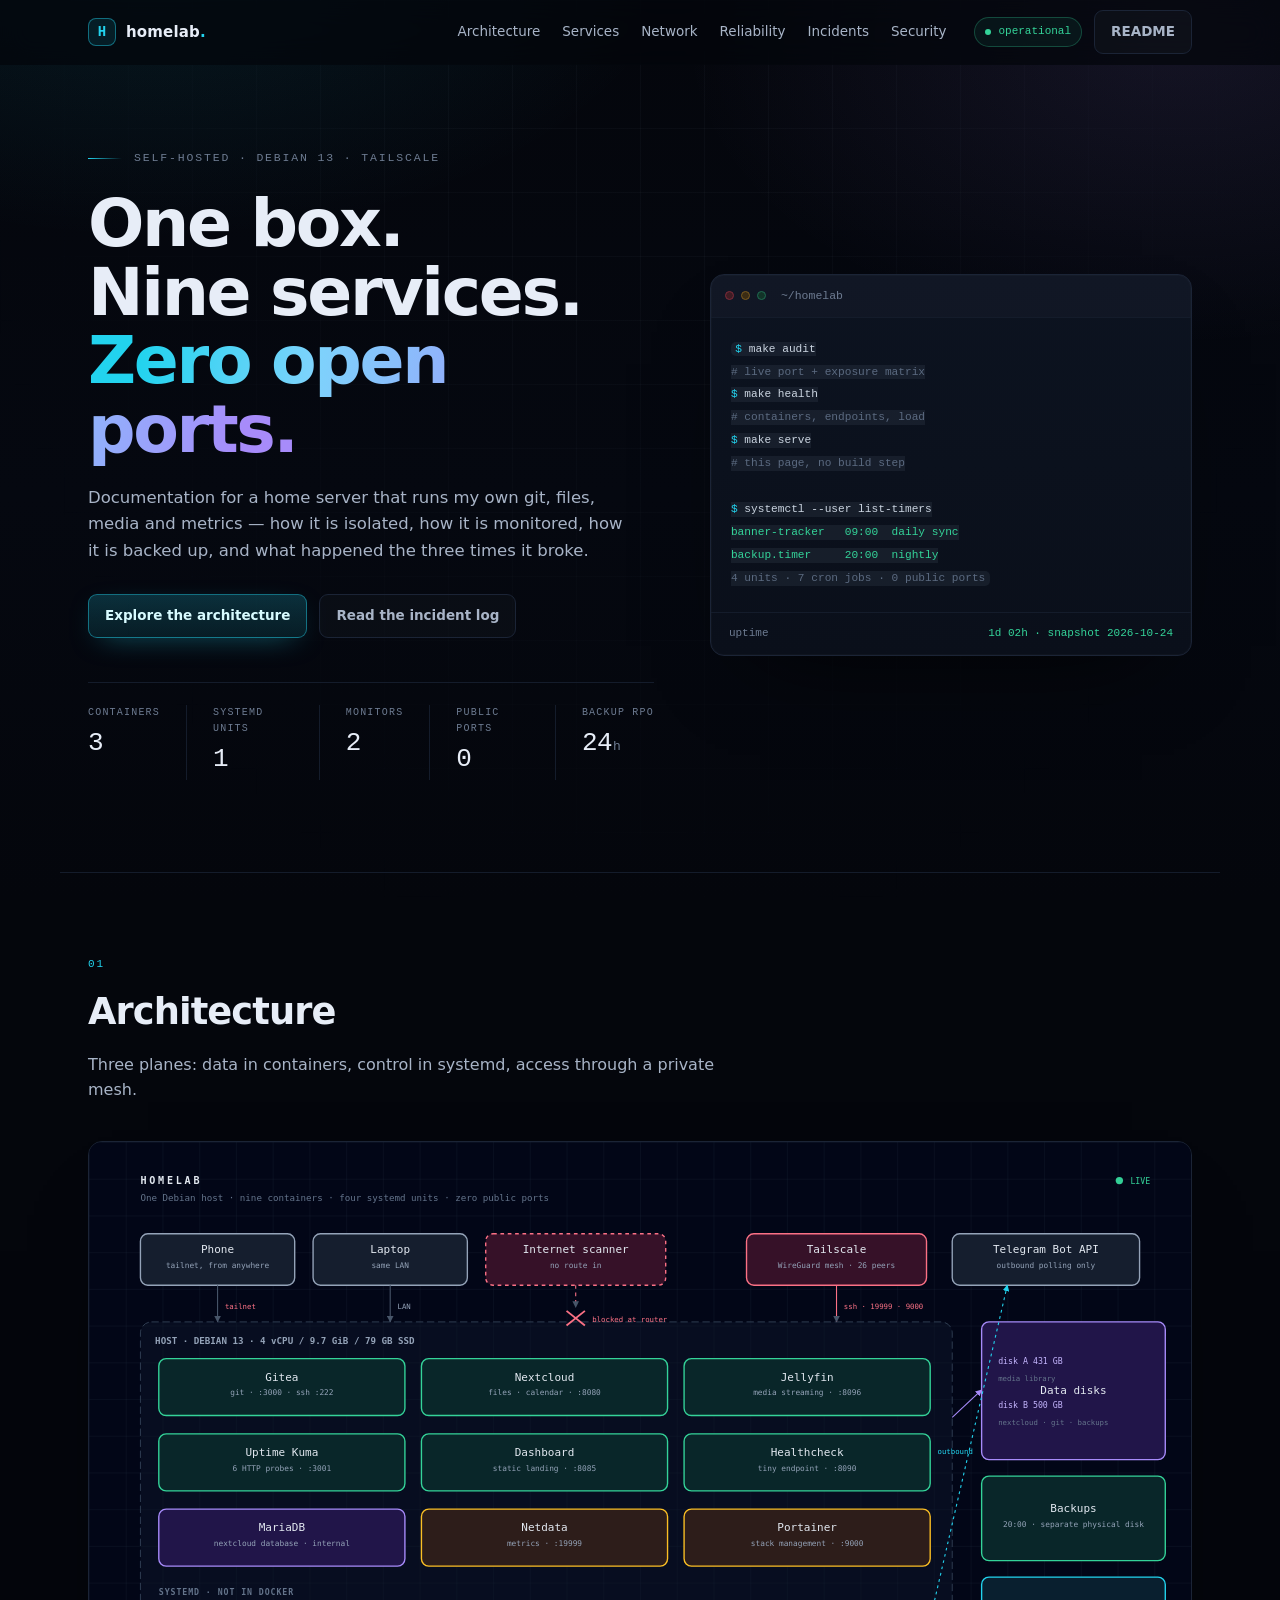
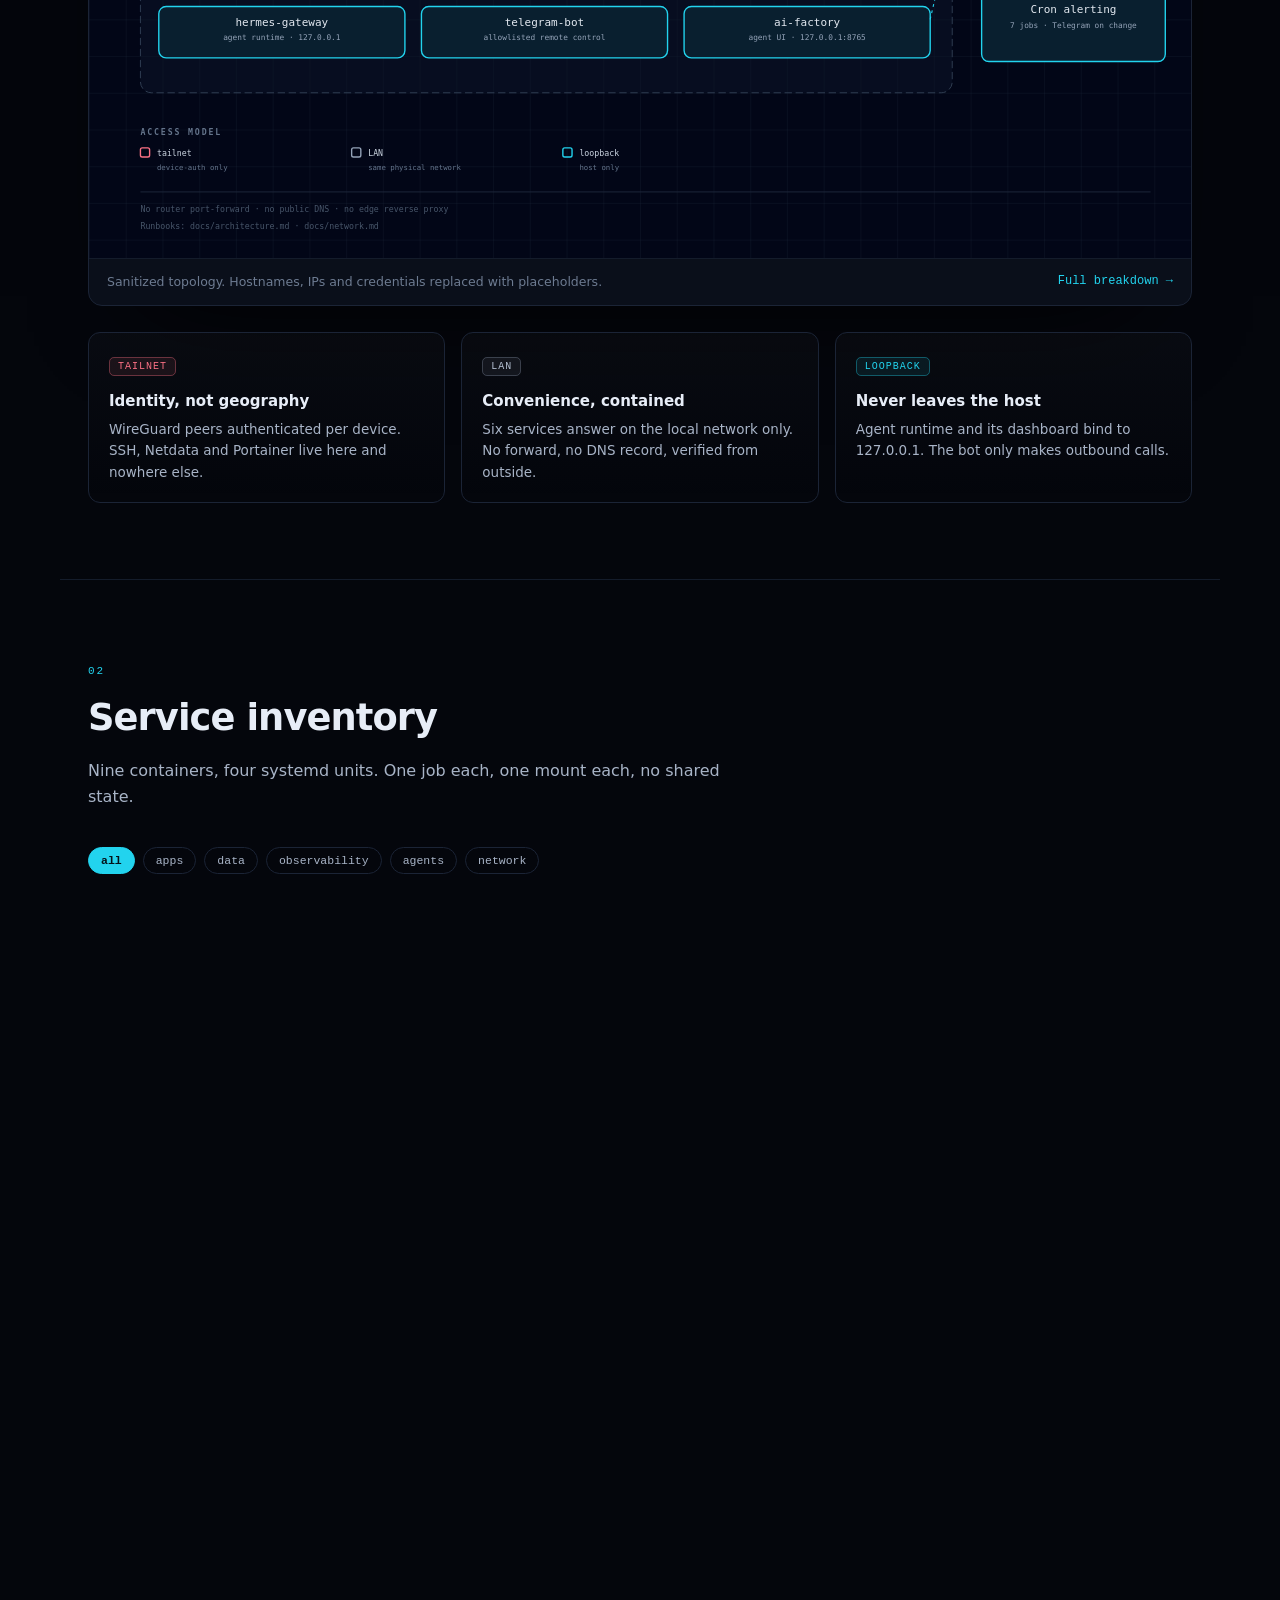
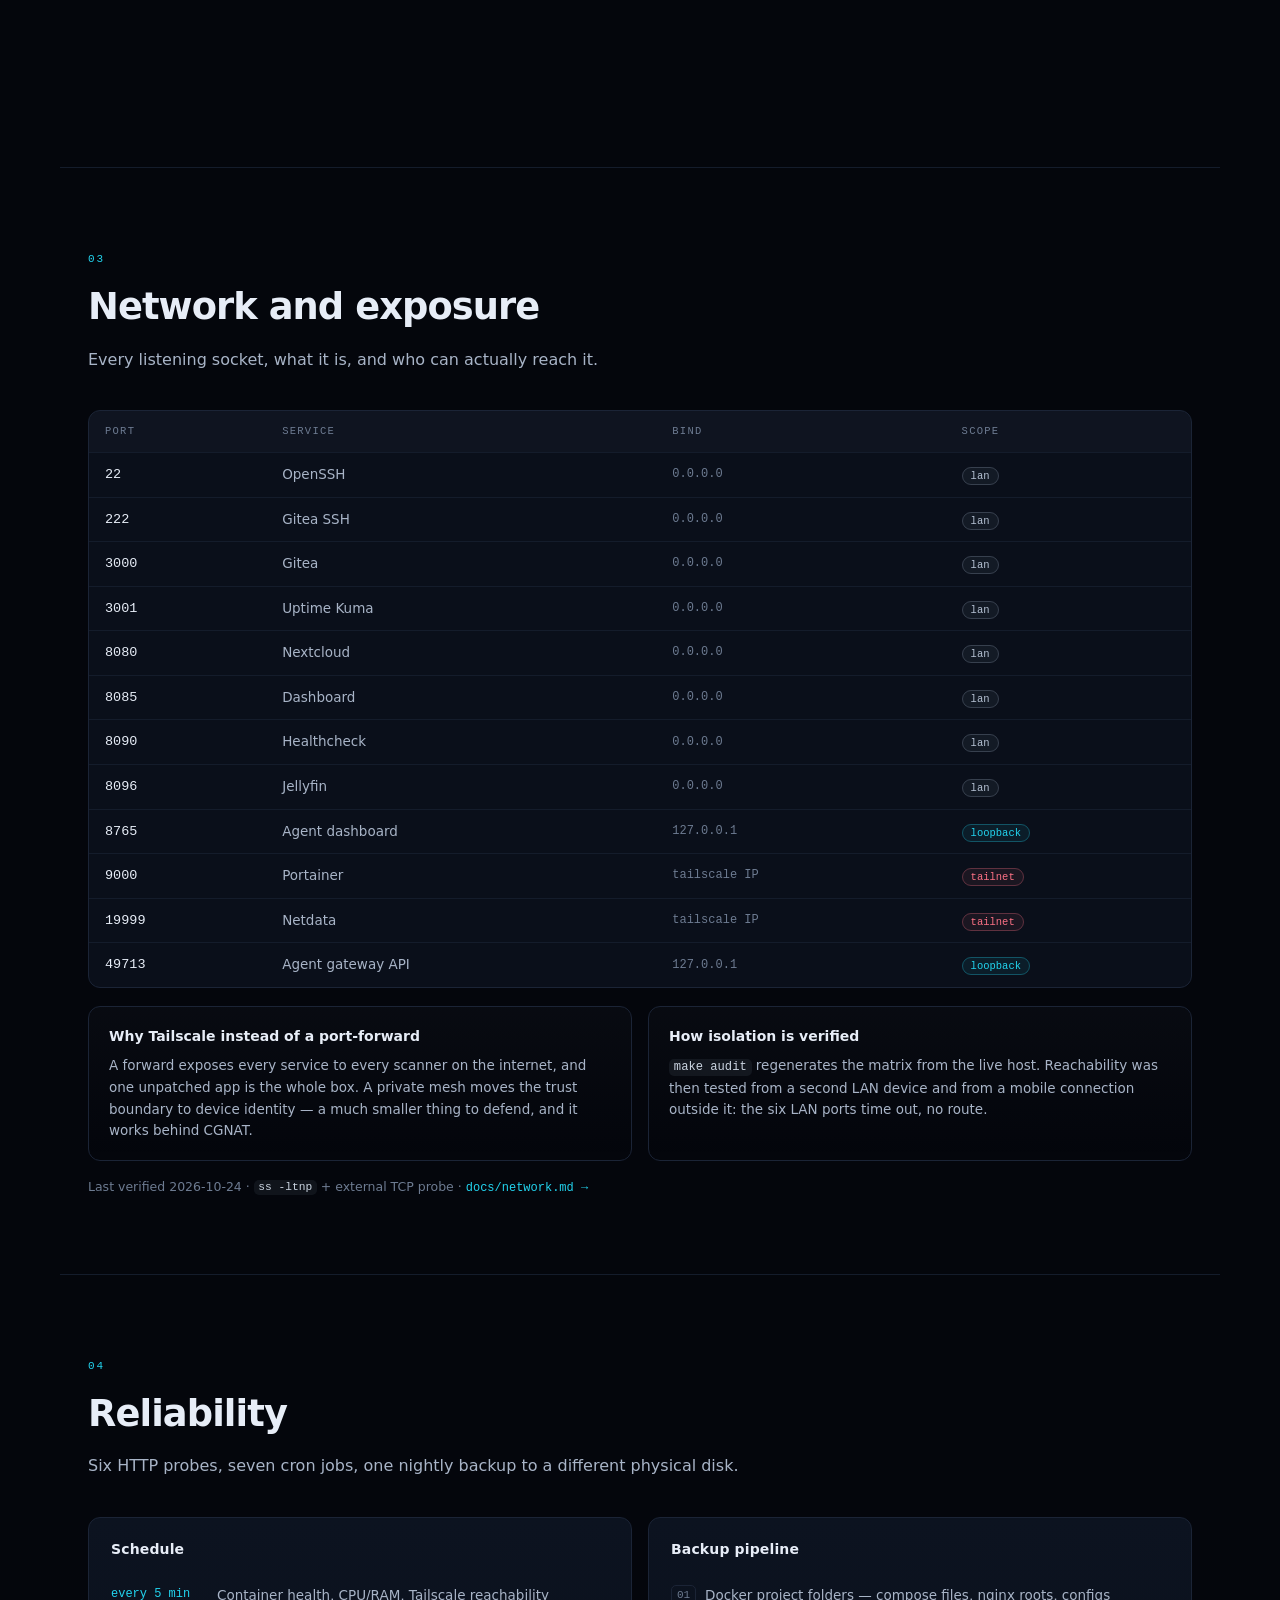
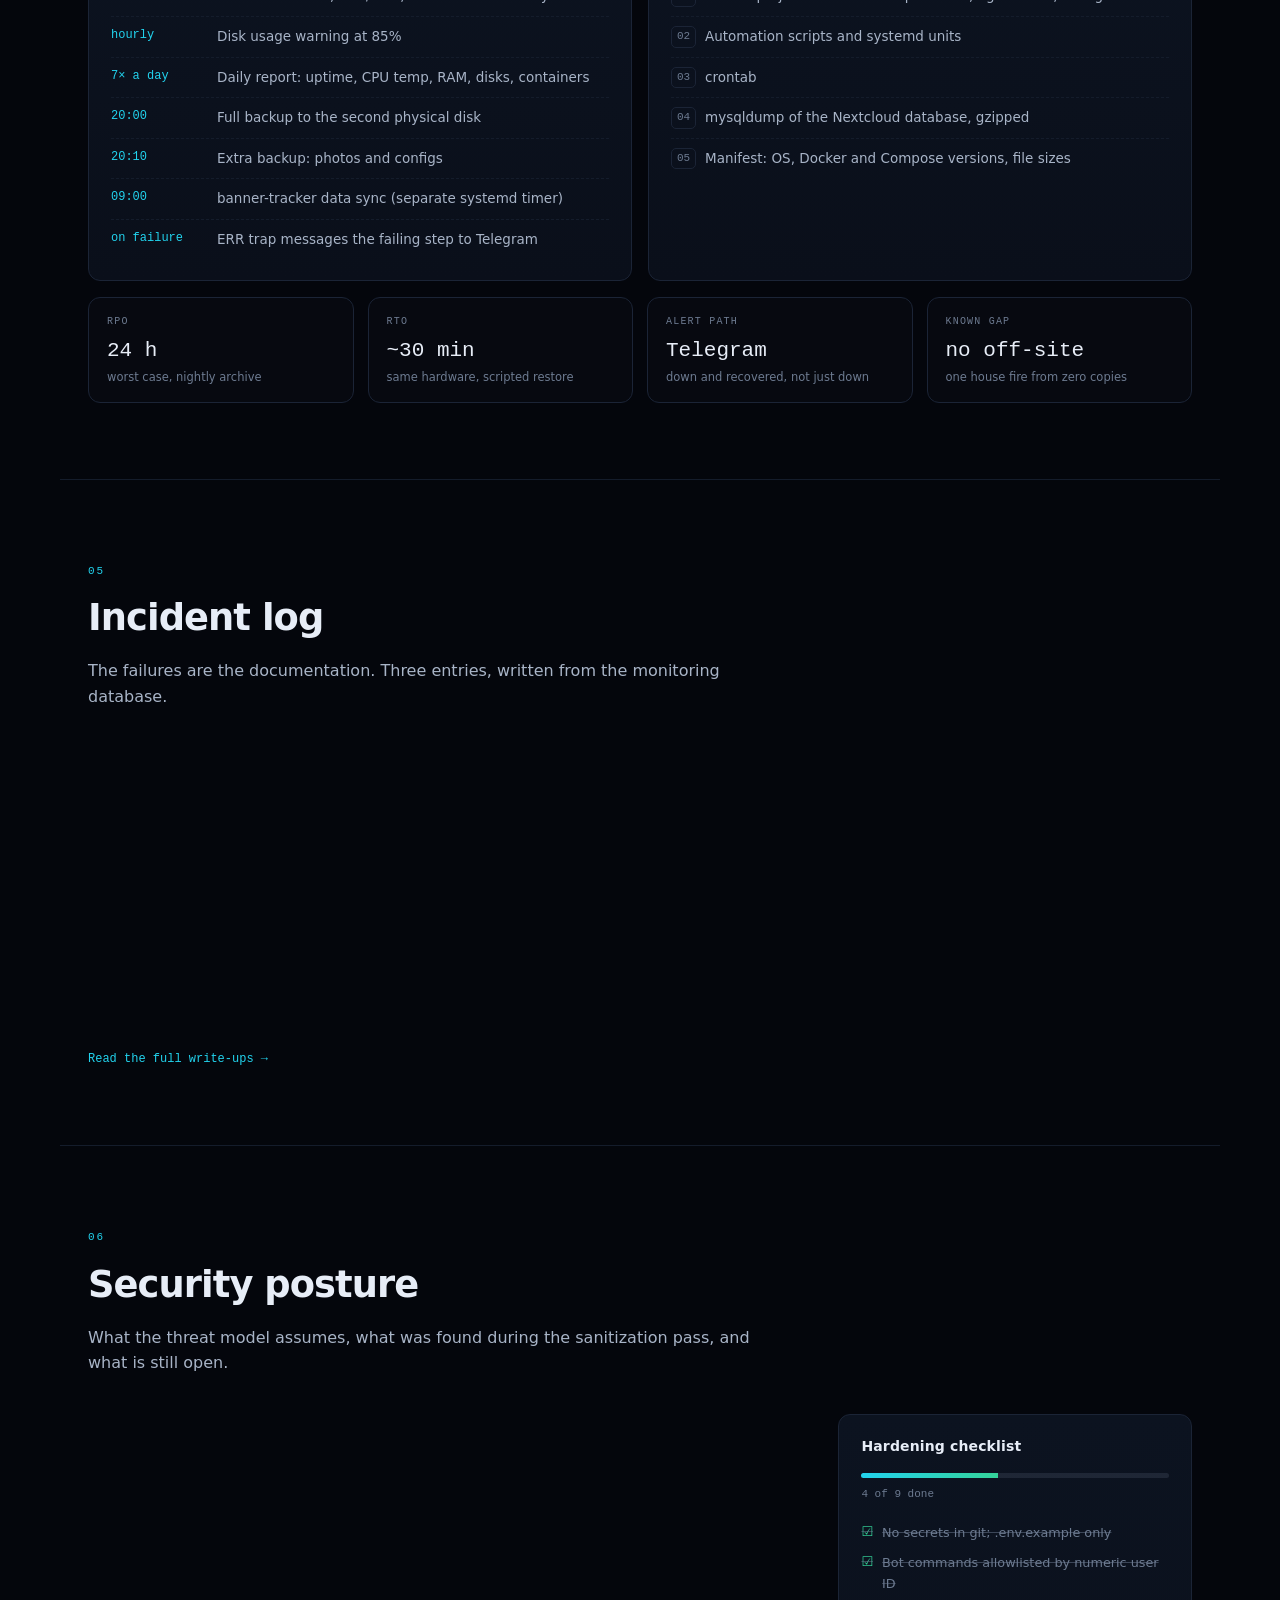
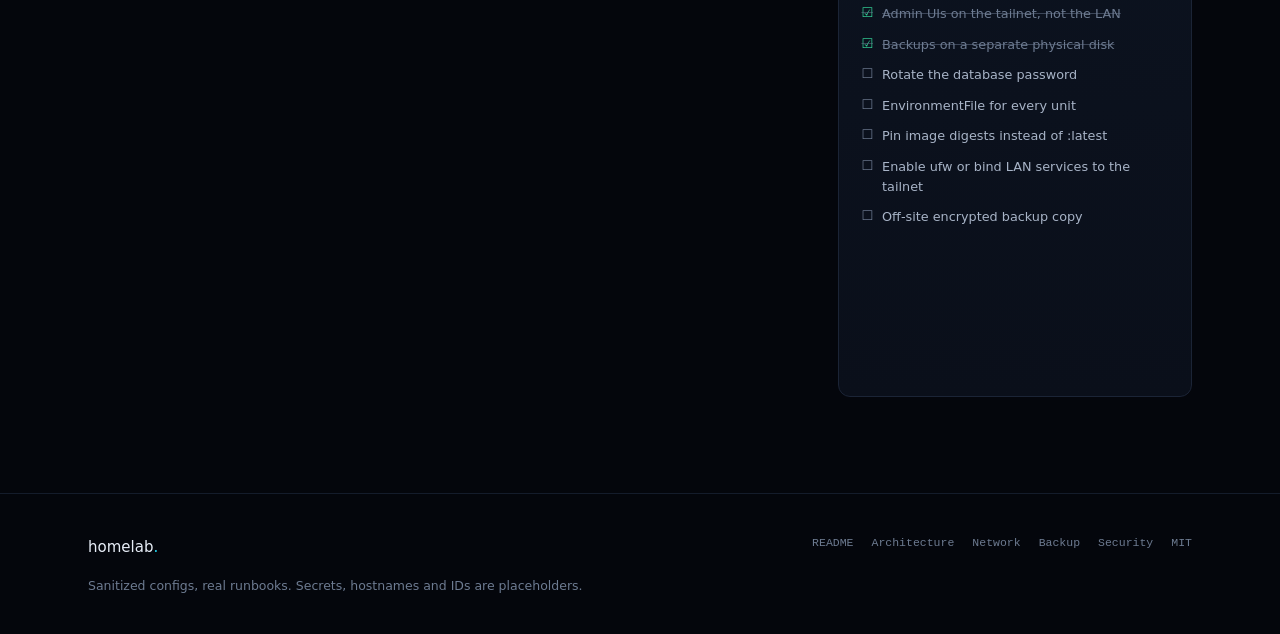
<file: index.html>
<!DOCTYPE html>
<html lang="en"><head><meta charset="utf-8"><title>homelab</title>
<meta http-equiv="refresh" content="0; url=site/">
<link rel="canonical" href="site/">
</head><body style="background:#04060c;color:#e7edf7;font-family:system-ui;padding:40px">
<p>Redirecting to <a style="color:#22d3ee" href="site/">the homelab UI</a>.</p>
</body></html>
</file>
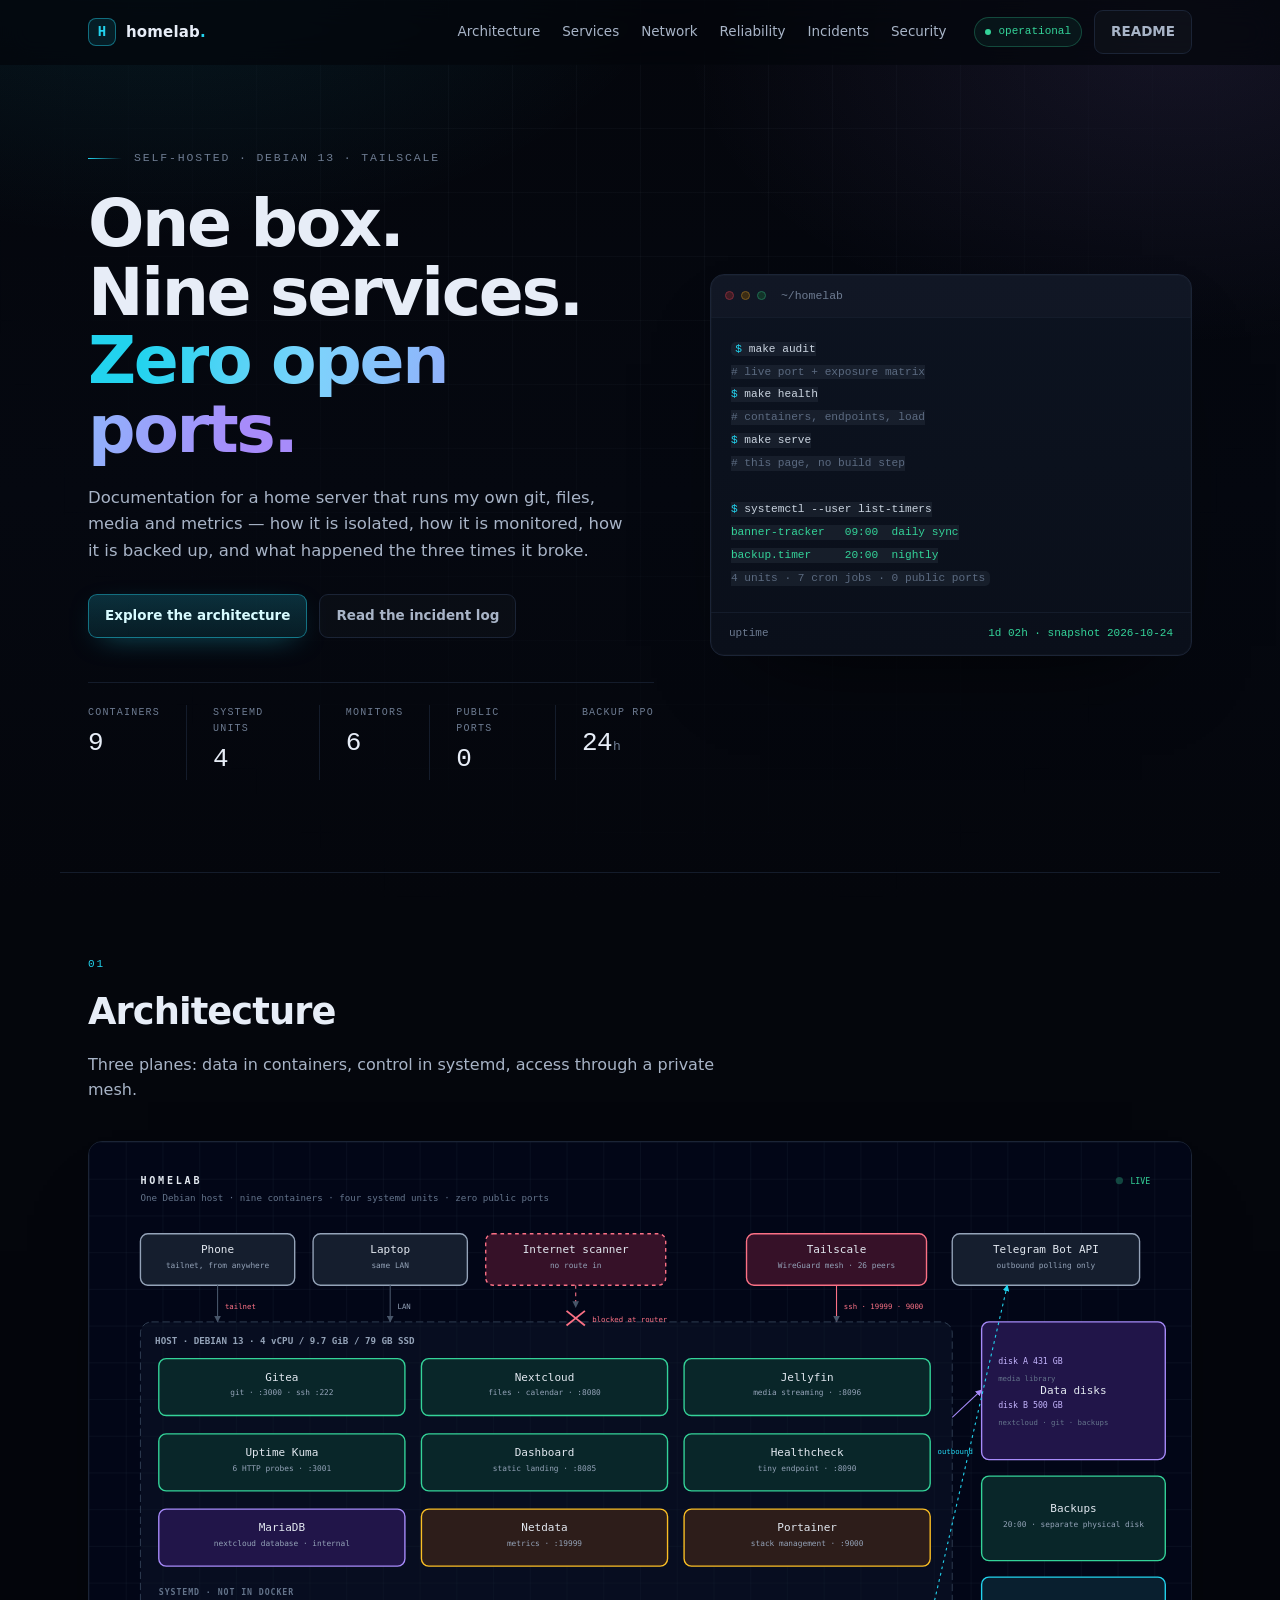
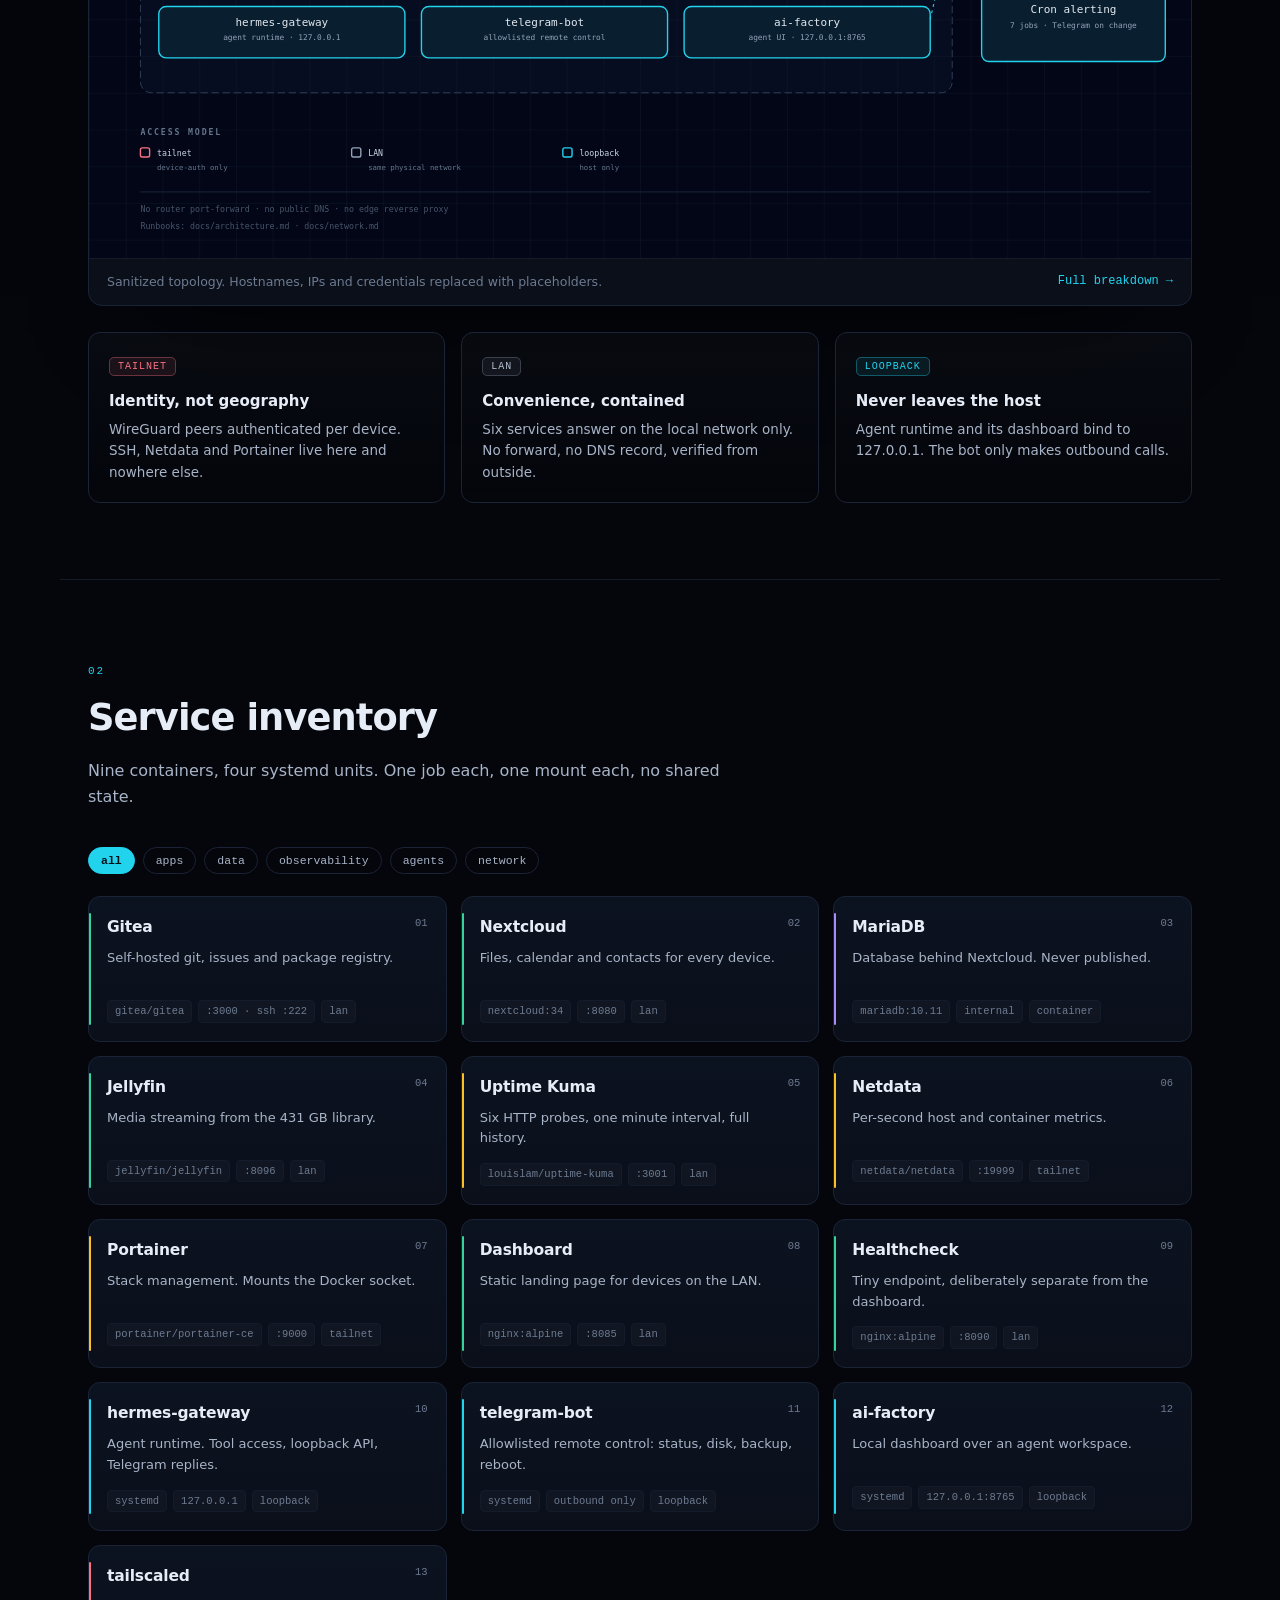
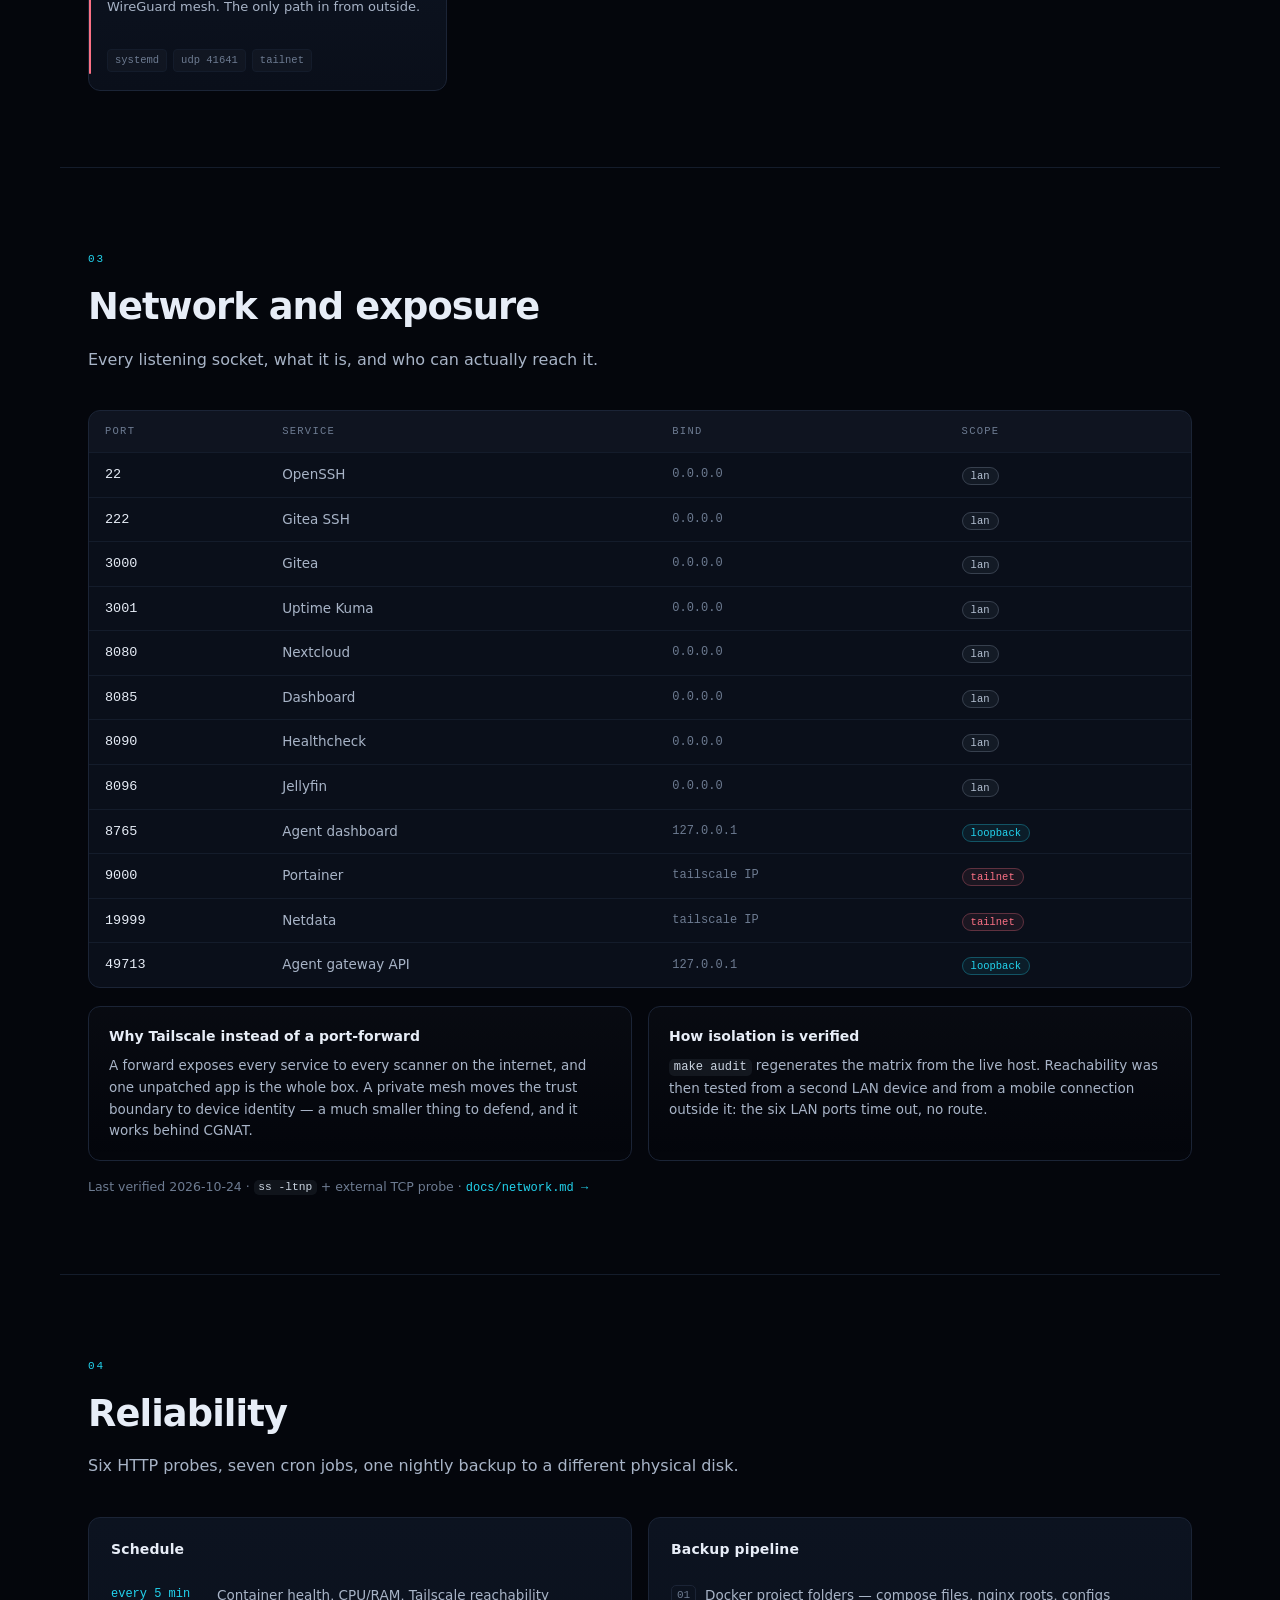
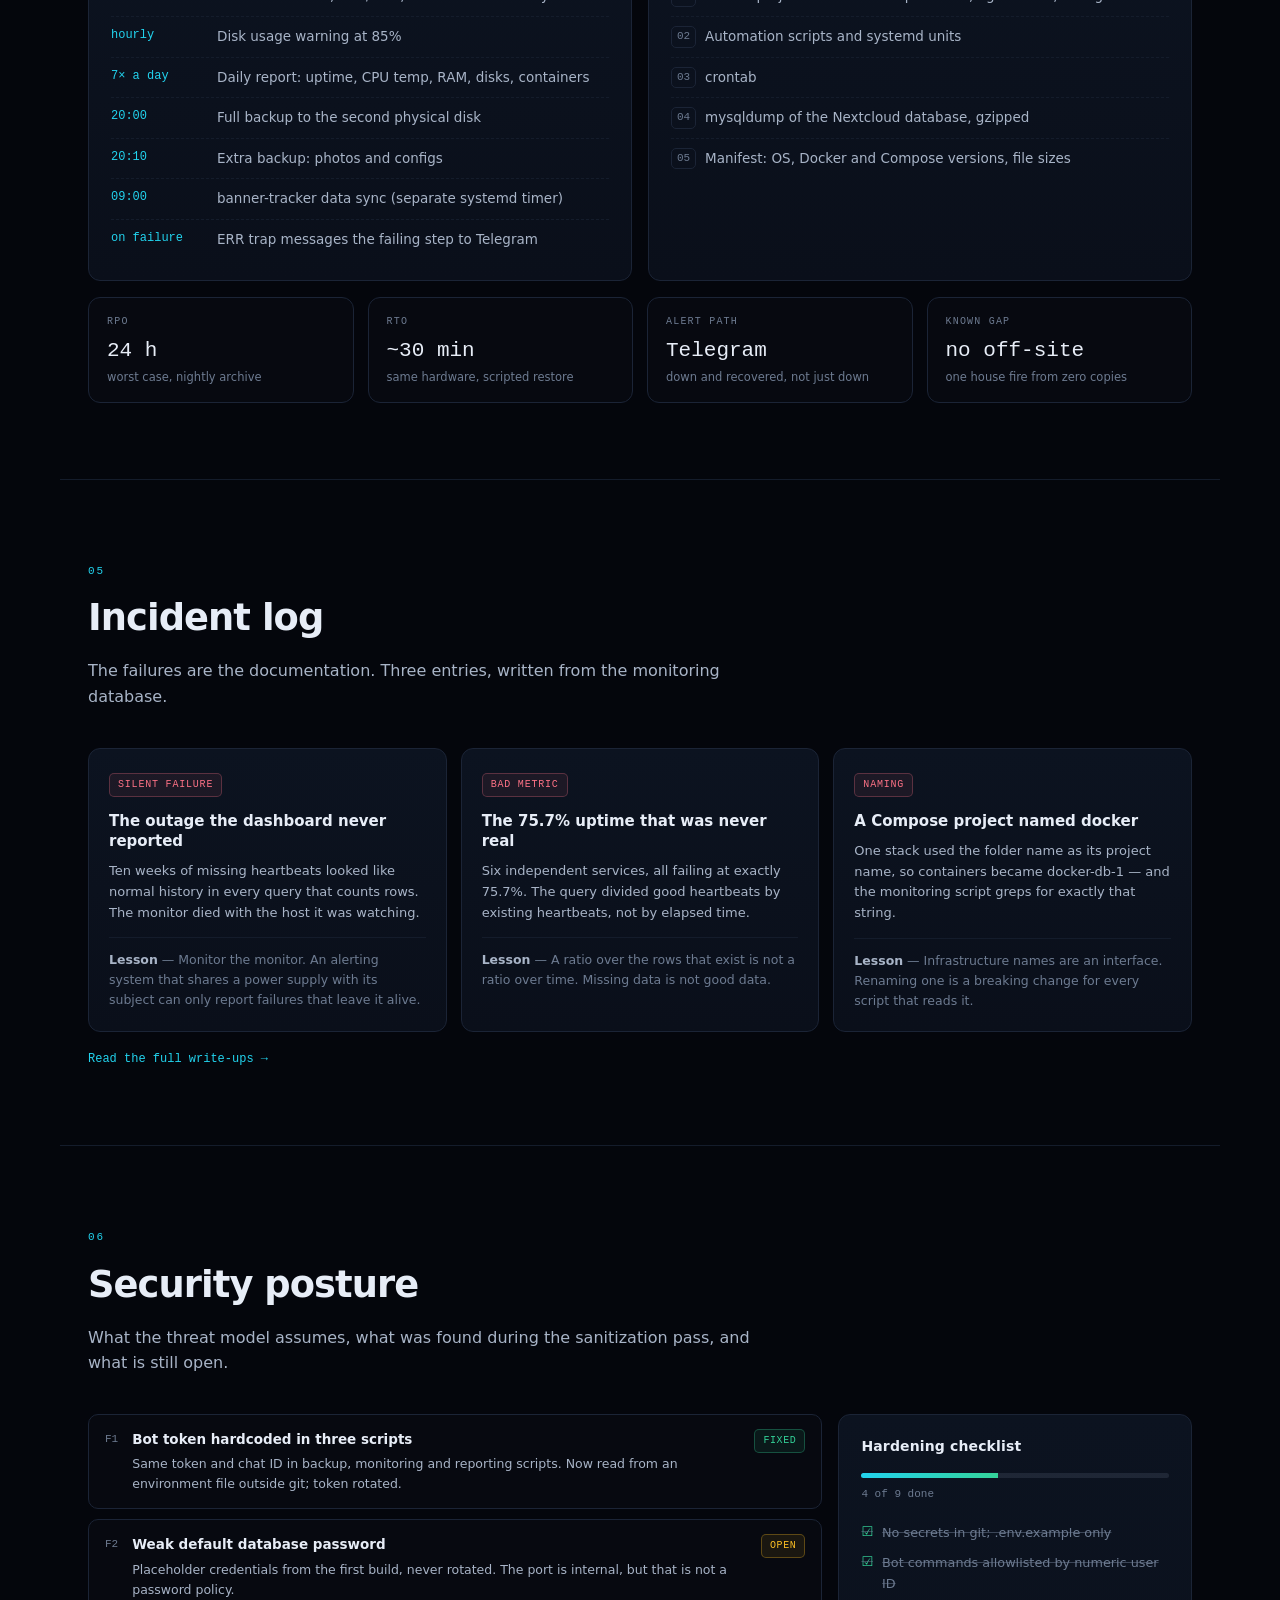
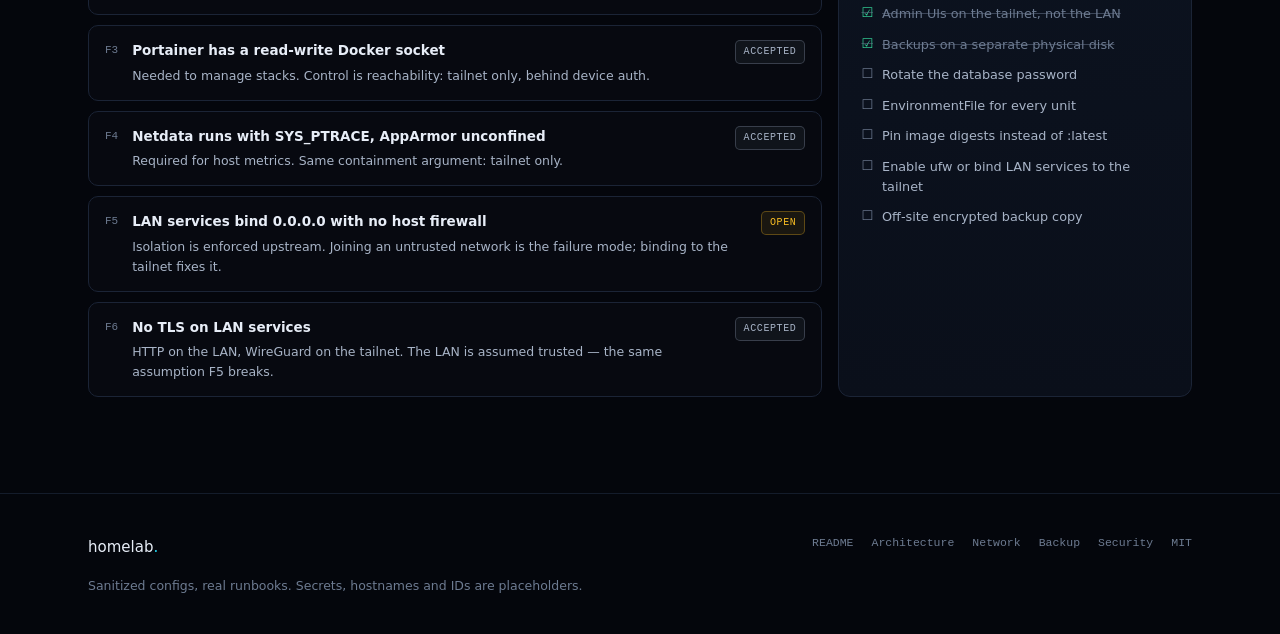
<file: site/index.html>
<!DOCTYPE html>
<!-- static site: no build step, no external requests, no CDN -->
<html lang="en">
<head>
<meta charset="utf-8">
<meta name="viewport" content="width=device-width, initial-scale=1">
<title>homelab — one box, nine services, zero open ports</title>
<meta name="description" content="Architecture, network model, monitoring, backups and incident log for a self-hosted Debian server running nine containers and four systemd services behind Tailscale.">
<meta name="color-scheme" content="dark">
<link rel="icon" href="data:image/svg+xml,<svg xmlns='http://www.w3.org/2000/svg' viewBox='0 0 100 100'><rect width='100' height='100' rx='20' fill='%23020617'/><text x='50' y='68' font-size='52' font-family='monospace' fill='%2322d3ee' text-anchor='middle'>H</text></svg>">
<link rel="stylesheet" href="styles.css">
</head>
<body>
<a class="skip" href="#main">Skip to content</a>

<header class="nav" id="nav">
  <div class="wrap nav-inner">
    <a class="brand" href="#top">
      <span class="brand-mark">H</span>
      <span class="brand-text">homelab<span class="brand-dot">.</span></span>
    </a>
    <nav class="nav-links" aria-label="Sections">
      <a href="#architecture">Architecture</a>
      <a href="#services">Services</a>
      <a href="#network">Network</a>
      <a href="#reliability">Reliability</a>
      <a href="#incidents">Incidents</a>
      <a href="#security">Security</a>
    </nav>
    <div class="nav-actions">
      <span class="status-pill"><span class="pulse"></span>operational</span>
      <a class="btn btn-ghost" href="../README.md">README</a>
    </div>
  </div>
</header>

<main id="main">
  <section class="hero wrap" id="top">
    <div class="hero-copy">
      <p class="eyebrow"><span class="eyebrow-line"></span>self-hosted · debian 13 · tailscale</p>
      <h1>One box.<br>Nine services.<br><span class="grad">Zero open ports.</span></h1>
      <p class="lede">
        Documentation for a home server that runs my own git, files, media and metrics —
        how it is isolated, how it is monitored, how it is backed up, and what happened
        the three times it broke.
      </p>
      <div class="cta-row">
        <a class="btn btn-primary" href="#architecture">Explore the architecture</a>
        <a class="btn btn-ghost" href="#incidents">Read the incident log</a>
      </div>
      <dl class="stats" id="stats">
        <div><dt>containers</dt><dd data-count="9">0</dd></div>
        <div><dt>systemd units</dt><dd data-count="4">0</dd></div>
        <div><dt>monitors</dt><dd data-count="6">0</dd></div>
        <div><dt>public ports</dt><dd data-count="0">0</dd></div>
        <div><dt>backup RPO</dt><dd>24<span class="unit">h</span></dd></div>
      </dl>
    </div>

    <aside class="hero-panel" aria-label="Operations quick reference">
      <div class="panel-head">
        <span class="dot dot-red"></span><span class="dot dot-amber"></span><span class="dot dot-green"></span>
        <span class="panel-title">~/homelab</span>
      </div>
      <pre class="terminal"><code><span class="t-prompt">$</span> make audit
<span class="t-dim"># live port + exposure matrix</span>
<span class="t-prompt">$</span> make health
<span class="t-dim"># containers, endpoints, load</span>
<span class="t-prompt">$</span> make serve
<span class="t-dim"># this page, no build step</span>

<span class="t-prompt">$</span> systemctl --user list-timers
<span class="t-ok">banner-tracker   09:00  daily sync</span>
<span class="t-ok">backup.timer     20:00  nightly</span>
<span class="t-dim">4 units · 7 cron jobs · 0 public ports</span></code></pre>
      <div class="panel-foot">
        <span class="mono">uptime</span>
        <span class="mono ok" id="uptime">checking…</span>
      </div>
    </aside>
  </section>

  <section class="wrap section" id="architecture">
    <div class="section-head">
      <span class="sec-num">01</span>
      <h2>Architecture</h2>
      <p>Three planes: data in containers, control in systemd, access through a private mesh.</p>
    </div>
    <figure class="diagram">
      <img src="assets/architecture.svg" alt="Diagram: phone and laptop reach the host over Tailscale or the LAN; an internet scanner is blocked at the router; the host runs Gitea, Nextcloud, MariaDB, Jellyfin, Uptime Kuma, Netdata, Portainer, a dashboard, a healthcheck endpoint and three systemd services." loading="lazy" width="1200" height="780">
      <figcaption>
        <span>Sanitized topology. Hostnames, IPs and credentials replaced with placeholders.</span>
        <a class="link-arrow" href="../docs/architecture.md">Full breakdown</a>
      </figcaption>
    </figure>
    <div class="tier-grid">
      <article class="tier">
        <span class="tier-tag tailnet">tailnet</span>
        <h3>Identity, not geography</h3>
        <p>WireGuard peers authenticated per device. SSH, Netdata and Portainer live here and nowhere else.</p>
      </article>
      <article class="tier">
        <span class="tier-tag lan">LAN</span>
        <h3>Convenience, contained</h3>
        <p>Six services answer on the local network only. No forward, no DNS record, verified from outside.</p>
      </article>
      <article class="tier">
        <span class="tier-tag loopback">loopback</span>
        <h3>Never leaves the host</h3>
        <p>Agent runtime and its dashboard bind to 127.0.0.1. The bot only makes outbound calls.</p>
      </article>
    </div>
  </section>

  <section class="wrap section" id="services">
    <div class="section-head">
      <span class="sec-num">02</span>
      <h2>Service inventory</h2>
      <p>Nine containers, four systemd units. One job each, one mount each, no shared state.</p>
    </div>
    <div class="filters" id="filters" role="tablist" aria-label="Filter services"></div>
    <div class="service-grid" id="service-grid"></div>
  </section>

  <section class="wrap section" id="network">
    <div class="section-head">
      <span class="sec-num">03</span>
      <h2>Network and exposure</h2>
      <p>Every listening socket, what it is, and who can actually reach it.</p>
    </div>
    <div class="port-wrap">
      <table class="ports">
        <thead><tr><th>Port</th><th>Service</th><th>Bind</th><th>Scope</th></tr></thead>
        <tbody id="port-body"></tbody>
      </table>
    </div>
    <div class="note-row">
      <div class="note">
        <h3>Why Tailscale instead of a port-forward</h3>
        <p>A forward exposes every service to every scanner on the internet, and one unpatched app is the whole box. A private mesh moves the trust boundary to device identity — a much smaller thing to defend, and it works behind CGNAT.</p>
      </div>
      <div class="note">
        <h3>How isolation is verified</h3>
        <p><code>make audit</code> regenerates the matrix from the live host. Reachability was then tested from a second LAN device and from a mobile connection outside it: the six LAN ports time out, no route.</p>
      </div>
    </div>
    <p class="fine">Last verified 2026-10-24 · <code>ss -ltnp</code> + external TCP probe · <a class="link-arrow" href="../docs/network.md">docs/network.md</a></p>
  </section>

  <section class="wrap section" id="reliability">
    <div class="section-head">
      <span class="sec-num">04</span>
      <h2>Reliability</h2>
      <p>Six HTTP probes, seven cron jobs, one nightly backup to a different physical disk.</p>
    </div>
    <div class="two-col">
      <div class="card list-card">
        <h3>Schedule</h3>
        <ul class="timeline" id="cron"></ul>
      </div>
      <div class="card list-card">
        <h3>Backup pipeline</h3>
        <ol class="steps" id="backup-steps"></ol>
      </div>
    </div>
    <div class="metrics">
      <div class="metric"><span class="metric-k">RPO</span><span class="metric-v">24 h</span><span class="metric-n">worst case, nightly archive</span></div>
      <div class="metric"><span class="metric-k">RTO</span><span class="metric-v">~30 min</span><span class="metric-n">same hardware, scripted restore</span></div>
      <div class="metric"><span class="metric-k">Alert path</span><span class="metric-v">Telegram</span><span class="metric-n">down and recovered, not just down</span></div>
      <div class="metric"><span class="metric-k">Known gap</span><span class="metric-v">no off-site</span><span class="metric-n">one house fire from zero copies</span></div>
    </div>
  </section>

  <section class="wrap section" id="incidents">
    <div class="section-head">
      <span class="sec-num">05</span>
      <h2>Incident log</h2>
      <p>The failures are the documentation. Three entries, written from the monitoring database.</p>
    </div>
    <div class="incident-grid" id="incidents-list"></div>
    <p class="fine"><a class="link-arrow" href="../docs/incidents.md">Read the full write-ups</a></p>
  </section>

  <section class="wrap section" id="security">
    <div class="section-head">
      <span class="sec-num">06</span>
      <h2>Security posture</h2>
      <p>What the threat model assumes, what was found during the sanitization pass, and what is still open.</p>
    </div>
    <div class="two-col sec-col">
      <div class="findings" id="findings"></div>
      <div class="card checklist-card">
        <h3>Hardening checklist</h3>
        <div class="progress"><span id="progress-bar"></span></div>
        <p class="progress-label"><span id="progress-done">0</span> of <span id="progress-total">0</span> done</p>
        <ul class="checklist" id="checklist"></ul>
      </div>
    </div>
  </section>
</main>

<footer class="footer">
  <div class="wrap footer-inner">
    <div>
      <span class="brand-text">homelab<span class="brand-dot">.</span></span>
      <p class="fine">Sanitized configs, real runbooks. Secrets, hostnames and IDs are placeholders.</p>
    </div>
    <div class="footer-links">
      <a href="../README.md">README</a>
      <a href="../docs/architecture.md">Architecture</a>
      <a href="../docs/network.md">Network</a>
      <a href="../docs/runbook-backup.md">Backup</a>
      <a href="../docs/security.md">Security</a>
      <a href="../LICENSE">MIT</a>
    </div>
  </div>
</footer>
<script src="app.js"></script>
</body>
</html>
</file>
<file: site/styles.css>
:root{
  --bg:#04060c;
  --bg-2:#070b14;
  --panel:#0a0f1a;
  --panel-2:#0c1320;
  --line:#1b2436;
  --line-soft:#141c2b;
  --ink:#e7edf7;
  --ink-2:#a8b4c7;
  --ink-3:#6d7b91;
  --cyan:#22d3ee;
  --emerald:#34d399;
  --violet:#a78bfa;
  --amber:#fbbf24;
  --rose:#fb7185;
  --radius:14px;
  --mono:ui-monospace,SFMono-Regular,"SF Mono",Menlo,Consolas,monospace;
  --sans:system-ui,-apple-system,"Segoe UI",Roboto,Inter,sans-serif;
  --max:1160px;
}
*{box-sizing:border-box}
html{scroll-behavior:smooth}
body{
  margin:0;background:var(--bg);color:var(--ink);font-family:var(--sans);
  font-size:16px;line-height:1.6;-webkit-font-smoothing:antialiased;
  background-image:
    radial-gradient(900px 520px at 12% -8%,rgba(34,211,238,.10),transparent 60%),
    radial-gradient(800px 500px at 92% 4%,rgba(167,139,250,.10),transparent 62%),
    linear-gradient(180deg,#04060c 0%,#050810 55%,#04060c 100%);
  background-attachment:fixed;
}
body::before{
  content:"";position:fixed;inset:0;pointer-events:none;z-index:0;
  background-image:linear-gradient(to right,rgba(148,163,184,.045) 1px,transparent 1px),
                   linear-gradient(to bottom,rgba(148,163,184,.045) 1px,transparent 1px);
  background-size:64px 64px;
  mask-image:radial-gradient(ellipse at 50% 0%,#000 20%,transparent 78%);
}
main,.nav,.footer{position:relative;z-index:1}
a{color:inherit;text-decoration:none}
code{font-family:var(--mono);font-size:.9em;color:#cbd5e1;background:rgba(148,163,184,.09);padding:.12em .4em;border-radius:5px}
.wrap{max-width:var(--max);margin-inline:auto;padding-inline:28px}
.skip{position:absolute;left:-9999px}
.skip:focus{left:16px;top:16px;z-index:50;background:var(--panel);padding:10px 16px;border-radius:8px}

/* nav */
.nav{position:sticky;top:0;z-index:20;backdrop-filter:blur(14px);background:rgba(4,6,12,.72);border-bottom:1px solid transparent;transition:border-color .25s,background .25s}
.nav.scrolled{border-bottom-color:var(--line-soft);background:rgba(4,6,12,.9)}
.nav-inner{display:flex;align-items:center;gap:28px;height:64px}
.brand{display:flex;align-items:center;gap:10px;font-weight:650;letter-spacing:.01em}
.brand-mark{display:grid;place-items:center;width:28px;height:28px;border-radius:8px;border:1px solid rgba(34,211,238,.45);background:rgba(34,211,238,.10);color:var(--cyan);font-family:var(--mono);font-size:14px}
.brand-text{font-size:15px}
.brand-dot{color:var(--cyan)}
.nav-links{display:flex;gap:22px;margin-left:auto;font-size:13.5px;color:var(--ink-2)}
.nav-links a{position:relative;padding:4px 0;transition:color .2s}
.nav-links a:hover,.nav-links a.active{color:var(--ink)}
.nav-links a.active::after{content:"";position:absolute;left:0;right:0;bottom:-2px;height:1px;background:linear-gradient(90deg,var(--cyan),transparent)}
.nav-actions{display:flex;align-items:center;gap:12px}
.status-pill{display:inline-flex;align-items:center;gap:7px;font-family:var(--mono);font-size:11px;color:var(--emerald);border:1px solid rgba(52,211,153,.28);background:rgba(52,211,153,.07);padding:5px 10px;border-radius:999px}
.pulse{width:6px;height:6px;border-radius:50%;background:var(--emerald);box-shadow:0 0 0 0 rgba(52,211,153,.55);animation:pulse 2.4s infinite}
@keyframes pulse{0%{box-shadow:0 0 0 0 rgba(52,211,153,.5)}70%{box-shadow:0 0 0 7px rgba(52,211,153,0)}100%{box-shadow:0 0 0 0 rgba(52,211,153,0)}}

.btn{display:inline-flex;align-items:center;gap:8px;font-size:13.5px;font-weight:550;padding:10px 16px;border-radius:9px;border:1px solid var(--line);transition:transform .18s,border-color .18s,background .18s,box-shadow .18s}
.btn:hover{transform:translateY(-1px)}
.btn-primary{background:linear-gradient(180deg,rgba(34,211,238,.20),rgba(34,211,238,.10));border-color:rgba(34,211,238,.45);color:#d8fbff;box-shadow:0 8px 30px -14px rgba(34,211,238,.6)}
.btn-primary:hover{border-color:rgba(34,211,238,.8);box-shadow:0 12px 36px -14px rgba(34,211,238,.75)}
.btn-ghost{color:var(--ink-2);background:rgba(148,163,184,.04)}
.btn-ghost:hover{color:var(--ink);border-color:#2b3a52;background:rgba(148,163,184,.09)}

/* hero */
.hero{display:grid;grid-template-columns:1.08fr .92fr;gap:56px;align-items:center;padding-block:84px 92px}
.eyebrow{display:flex;align-items:center;gap:12px;font-family:var(--mono);font-size:11.5px;letter-spacing:.16em;text-transform:uppercase;color:var(--ink-3);margin:0 0 22px}
.eyebrow-line{width:34px;height:1px;background:linear-gradient(90deg,var(--cyan),transparent)}
h1{margin:0 0 22px;font-size:clamp(2.5rem,5.4vw,4.15rem);line-height:1.03;letter-spacing:-.035em;font-weight:680}
.grad{background:linear-gradient(100deg,var(--cyan) 10%,#7dd3fc 40%,var(--violet) 90%);-webkit-background-clip:text;background-clip:text;color:transparent}
.lede{max-width:52ch;color:var(--ink-2);font-size:16.5px;margin:0 0 30px}
.cta-row{display:flex;gap:12px;flex-wrap:wrap;margin-bottom:44px}
.stats{display:grid;grid-template-columns:repeat(5,auto);gap:0;margin:0;border-top:1px solid var(--line-soft);padding-top:22px}
.stats>div{padding-right:26px;margin-right:26px;border-right:1px solid var(--line-soft)}
.stats>div:last-child{border-right:0;margin-right:0;padding-right:0}
.stats dt{font-family:var(--mono);font-size:10px;letter-spacing:.12em;text-transform:uppercase;color:var(--ink-3)}
.stats dd{margin:2px 0 0;font-family:var(--mono);font-size:26px;color:var(--ink);letter-spacing:-.02em}
.stats .unit{font-size:13px;color:var(--ink-3);margin-left:1px}

.hero-panel{background:linear-gradient(180deg,var(--panel-2),var(--panel));border:1px solid var(--line);border-radius:var(--radius);overflow:hidden;box-shadow:0 40px 90px -50px rgba(0,0,0,.9),0 0 0 1px rgba(255,255,255,.02) inset}
.panel-head{display:flex;align-items:center;gap:7px;padding:12px 14px;border-bottom:1px solid var(--line-soft);background:rgba(148,163,184,.03)}
.dot{width:9px;height:9px;border-radius:50%}
.dot-red{background:#3f1d24;border:1px solid #7f2b3a}
.dot-amber{background:#3b2c14;border:1px solid #7a5a1f}
.dot-green{background:#123328;border:1px solid #1f6b50}
.panel-title{margin-left:8px;font-family:var(--mono);font-size:11.5px;color:var(--ink-3)}
.terminal{margin:0;padding:20px 20px 22px;font-family:var(--mono);font-size:12.4px;line-height:1.85;overflow-x:auto;color:#c3cede}
.t-prompt{color:var(--cyan)}
.t-dim{color:#5b6a80}
.t-ok{color:var(--emerald)}
.panel-foot{display:flex;justify-content:space-between;padding:12px 18px;border-top:1px solid var(--line-soft);font-size:11px;color:var(--ink-3)}
.panel-foot .ok{color:var(--emerald)}
.mono{font-family:var(--mono)}

/* sections */
.section{padding-block:76px;border-top:1px solid var(--line-soft)}
.section-head{max-width:66ch;margin-bottom:38px}
.sec-num{font-family:var(--mono);font-size:11px;color:var(--cyan);letter-spacing:.18em}
.section-head h2{margin:8px 0 10px;font-size:clamp(1.7rem,3vw,2.3rem);letter-spacing:-.025em;font-weight:650}
.section-head p{margin:0;color:var(--ink-2)}

.diagram{margin:0 0 26px;border:1px solid var(--line);border-radius:var(--radius);background:var(--panel);overflow:hidden;box-shadow:0 50px 100px -60px #000}
.diagram img{display:block;width:100%;height:auto}
.diagram figcaption{display:flex;justify-content:space-between;gap:20px;flex-wrap:wrap;padding:13px 18px;border-top:1px solid var(--line-soft);font-size:12.5px;color:var(--ink-3)}
.link-arrow{color:var(--cyan);font-family:var(--mono);font-size:12px;white-space:nowrap}
.link-arrow::after{content:" →"}
.link-arrow:hover{color:#7de8f8}

.tier-grid{display:grid;grid-template-columns:repeat(3,1fr);gap:16px}
.tier{border:1px solid var(--line);border-radius:12px;padding:18px 20px;background:linear-gradient(180deg,rgba(148,163,184,.035),transparent)}
.tier h3{margin:12px 0 6px;font-size:15px;font-weight:600}
.tier p{margin:0;font-size:13.5px;color:var(--ink-2)}
.tier-tag{font-family:var(--mono);font-size:10px;letter-spacing:.1em;text-transform:uppercase;padding:3px 8px;border-radius:5px;border:1px solid}
.tailnet{color:var(--rose);border-color:rgba(251,113,133,.35);background:rgba(251,113,133,.08)}
.lan{color:#b6c2d4;border-color:rgba(148,163,184,.3);background:rgba(148,163,184,.08)}
.loopback{color:var(--cyan);border-color:rgba(34,211,238,.35);background:rgba(34,211,238,.08)}

/* filters + services */
.filters{display:flex;gap:8px;flex-wrap:wrap;margin-bottom:22px}
.chip{font-family:var(--mono);font-size:11.5px;color:var(--ink-2);background:transparent;border:1px solid var(--line);padding:6px 12px;border-radius:999px;cursor:pointer;transition:all .18s}
.chip:hover{border-color:#2e3d55;color:var(--ink)}
.chip[aria-selected="true"]{color:#04121a;background:var(--cyan);border-color:var(--cyan);font-weight:600}
.service-grid{display:grid;grid-template-columns:repeat(3,1fr);gap:14px}
.svc{position:relative;border:1px solid var(--line);border-radius:12px;padding:18px;background:linear-gradient(180deg,var(--panel-2),var(--panel));transition:transform .2s,border-color .2s,box-shadow .2s}
.svc:hover{transform:translateY(-2px);border-color:#2b3a52;box-shadow:0 20px 40px -30px #000}
.svc-top{display:flex;justify-content:space-between;align-items:flex-start;gap:10px}
.svc-name{font-size:15.5px;font-weight:620;letter-spacing:-.01em}
.svc-idx{font-family:var(--mono);font-size:10.5px;color:var(--ink-3)}
.svc-role{margin:8px 0 14px;font-size:13px;color:var(--ink-2);min-height:38px}
.svc-meta{display:flex;flex-wrap:wrap;gap:6px;font-family:var(--mono);font-size:10.5px;color:var(--ink-3)}
.svc-meta span{border:1px solid var(--line-soft);padding:2px 7px;border-radius:4px;background:rgba(148,163,184,.04)}
.svc-cat{position:absolute;left:0;top:16px;bottom:16px;width:2px;border-radius:2px}
.cat-apps{background:var(--emerald)}
.cat-data{background:var(--violet)}
.cat-obs{background:var(--amber)}
.cat-agents{background:var(--cyan)}
.cat-net{background:var(--rose)}

/* network table */
.port-wrap{border:1px solid var(--line);border-radius:12px;overflow:hidden;background:var(--panel)}
.ports{width:100%;border-collapse:collapse;font-size:13.5px}
.ports th{text-align:left;font-family:var(--mono);font-size:10.5px;letter-spacing:.12em;text-transform:uppercase;color:var(--ink-3);padding:12px 16px;background:rgba(148,163,184,.035);border-bottom:1px solid var(--line-soft);font-weight:500}
.ports td{padding:11px 16px;border-bottom:1px solid var(--line-soft);color:var(--ink-2)}
.ports tr:last-child td{border-bottom:0}
.ports tr:hover td{background:rgba(148,163,184,.025);color:var(--ink)}
.ports td:first-child{font-family:var(--mono);color:var(--ink)}
.ports td:nth-child(3){font-family:var(--mono);font-size:12px;color:var(--ink-3)}
.scope{font-family:var(--mono);font-size:10.5px;padding:2px 8px;border-radius:999px;border:1px solid}
.scope-tailnet{color:var(--rose);border-color:rgba(251,113,133,.3);background:rgba(251,113,133,.07)}
.scope-lan{color:#b6c2d4;border-color:rgba(148,163,184,.28);background:rgba(148,163,184,.07)}
.scope-loopback{color:var(--cyan);border-color:rgba(34,211,238,.3);background:rgba(34,211,238,.07)}
.scope-container{color:var(--violet);border-color:rgba(167,139,250,.3);background:rgba(167,139,250,.07)}

.note-row{display:grid;grid-template-columns:1fr 1fr;gap:16px;margin-top:18px}
.note{border:1px solid var(--line);border-radius:12px;padding:18px 20px;background:linear-gradient(180deg,rgba(148,163,184,.035),transparent)}
.note h3{margin:0 0 8px;font-size:14px;font-weight:600}
.note p{margin:0;font-size:13.5px;color:var(--ink-2)}
.fine{font-size:12.5px;color:var(--ink-3);margin:16px 0 0}

/* reliability */
.two-col{display:grid;grid-template-columns:1fr 1fr;gap:16px}
.card{border:1px solid var(--line);border-radius:12px;padding:20px 22px;background:linear-gradient(180deg,var(--panel-2),var(--panel))}
.card h3{margin:0 0 16px;font-size:14px;font-weight:600;letter-spacing:.01em}
.timeline{list-style:none;margin:0;padding:0}
.timeline li{display:grid;grid-template-columns:92px 1fr;gap:14px;padding:9px 0;border-bottom:1px dashed var(--line-soft);font-size:13.5px;color:var(--ink-2)}
.timeline li:last-child{border-bottom:0}
.timeline .t{font-family:var(--mono);font-size:12px;color:var(--cyan)}
.steps{list-style:none;counter-reset:s;margin:0;padding:0}
.steps li{counter-increment:s;position:relative;padding:9px 0 9px 34px;border-bottom:1px dashed var(--line-soft);font-size:13.5px;color:var(--ink-2)}
.steps li:last-child{border-bottom:0}
.steps li::before{content:counter(s,decimal-leading-zero);position:absolute;left:0;top:9px;font-family:var(--mono);font-size:11px;color:var(--ink-3);border:1px solid var(--line);border-radius:5px;padding:1px 5px}
.metrics{display:grid;grid-template-columns:repeat(4,1fr);gap:14px;margin-top:16px}
.metric{border:1px solid var(--line);border-radius:12px;padding:16px 18px;background:rgba(148,163,184,.025)}
.metric-k{display:block;font-family:var(--mono);font-size:10px;letter-spacing:.12em;text-transform:uppercase;color:var(--ink-3)}
.metric-v{display:block;font-family:var(--mono);font-size:21px;margin:4px 0 2px;color:var(--ink)}
.metric-n{display:block;font-size:11.5px;color:var(--ink-3);line-height:1.45}

/* incidents */
.incident-grid{display:grid;grid-template-columns:repeat(3,1fr);gap:14px}
.incident{position:relative;border:1px solid var(--line);border-radius:12px;padding:20px;background:linear-gradient(180deg,var(--panel-2),var(--panel));transition:transform .2s,border-color .2s}
.incident:hover{transform:translateY(-2px);border-color:#3a2a33}
.incident .tag{display:inline-block;font-family:var(--mono);font-size:10px;letter-spacing:.08em;text-transform:uppercase;color:var(--rose);border:1px solid rgba(251,113,133,.28);background:rgba(251,113,133,.07);padding:3px 8px;border-radius:5px;margin-bottom:14px}
.incident h3{margin:0 0 10px;font-size:15px;font-weight:620;line-height:1.35}
.incident p{margin:0 0 14px;font-size:13px;color:var(--ink-2)}
.incident .lesson{font-size:12.5px;color:var(--ink-3);border-top:1px solid var(--line-soft);padding-top:12px}
.incident .lesson b{color:var(--ink-2);font-weight:600}

/* security */
.sec-col{grid-template-columns:1.35fr .65fr}
.findings{display:flex;flex-direction:column;gap:10px}
.finding{display:grid;grid-template-columns:auto 1fr auto;gap:14px;align-items:start;border:1px solid var(--line);border-radius:10px;padding:14px 16px;background:rgba(148,163,184,.022)}
.finding .fid{font-family:var(--mono);font-size:11px;color:var(--ink-3);padding-top:2px}
.finding h4{margin:0 0 4px;font-size:13.5px;font-weight:600}
.finding p{margin:0;font-size:12.5px;color:var(--ink-2)}
.badge{font-family:var(--mono);font-size:10px;letter-spacing:.06em;text-transform:uppercase;padding:3px 8px;border-radius:5px;border:1px solid;white-space:nowrap}
.badge.fixed{color:var(--emerald);border-color:rgba(52,211,153,.3);background:rgba(52,211,153,.08)}
.badge.open{color:var(--amber);border-color:rgba(251,191,36,.3);background:rgba(251,191,36,.08)}
.badge.accepted{color:var(--ink-2);border-color:rgba(148,163,184,.3);background:rgba(148,163,184,.07)}
.progress{height:5px;border-radius:99px;background:rgba(148,163,184,.14);overflow:hidden;margin-bottom:8px}
.progress span{display:block;height:100%;width:0;background:linear-gradient(90deg,var(--cyan),var(--emerald));transition:width .9s cubic-bezier(.2,.7,.2,1)}
.progress-label{font-family:var(--mono);font-size:11px;color:var(--ink-3);margin:0 0 14px}
.checklist{list-style:none;margin:0;padding:0;font-size:12.8px;color:var(--ink-2)}
.checklist li{display:flex;gap:9px;padding:5px 0}
.checklist li::before{content:"☐";color:var(--ink-3);font-size:13px;line-height:1.4}
.checklist li.done{color:var(--ink-3);text-decoration:line-through;text-decoration-color:rgba(109,123,145,.5)}
.checklist li.done::before{content:"☑";color:var(--emerald);text-decoration:none}

/* footer */
.footer{border-top:1px solid var(--line-soft);padding-block:40px;margin-top:20px}
.footer-inner{display:flex;justify-content:space-between;gap:30px;flex-wrap:wrap}
.footer-links{display:flex;gap:18px;flex-wrap:wrap;font-family:var(--mono);font-size:11.5px;color:var(--ink-3);align-content:flex-start}
.footer-links a:hover{color:var(--cyan)}

.reveal{opacity:0;transform:translateY(14px);transition:opacity .6s ease,transform .6s cubic-bezier(.2,.7,.2,1)}
.reveal.in{opacity:1;transform:none}

@media (max-width:980px){
  .hero{grid-template-columns:1fr;gap:40px;padding-block:56px 64px}
  .nav-links{display:none}
  .service-grid{grid-template-columns:repeat(2,1fr)}
  .tier-grid,.incident-grid,.metrics{grid-template-columns:repeat(2,1fr)}
  .two-col,.sec-col{grid-template-columns:1fr}
  .stats{grid-template-columns:repeat(3,1fr);gap:16px 0}
}
@media (max-width:640px){
  .wrap{padding-inline:18px}
  .service-grid,.tier-grid,.incident-grid,.metrics,.note-row{grid-template-columns:1fr}
  .stats{grid-template-columns:repeat(2,1fr)}
  .stats>div{border-right:0;margin-right:0;padding-right:0}
  .port-wrap{overflow-x:auto}
  .ports{min-width:560px}
  .section{padding-block:56px}
}
@media (prefers-reduced-motion:reduce){
  *{animation:none!important;transition:none!important;scroll-behavior:auto!important}
  .reveal{opacity:1;transform:none}
}
</file>
